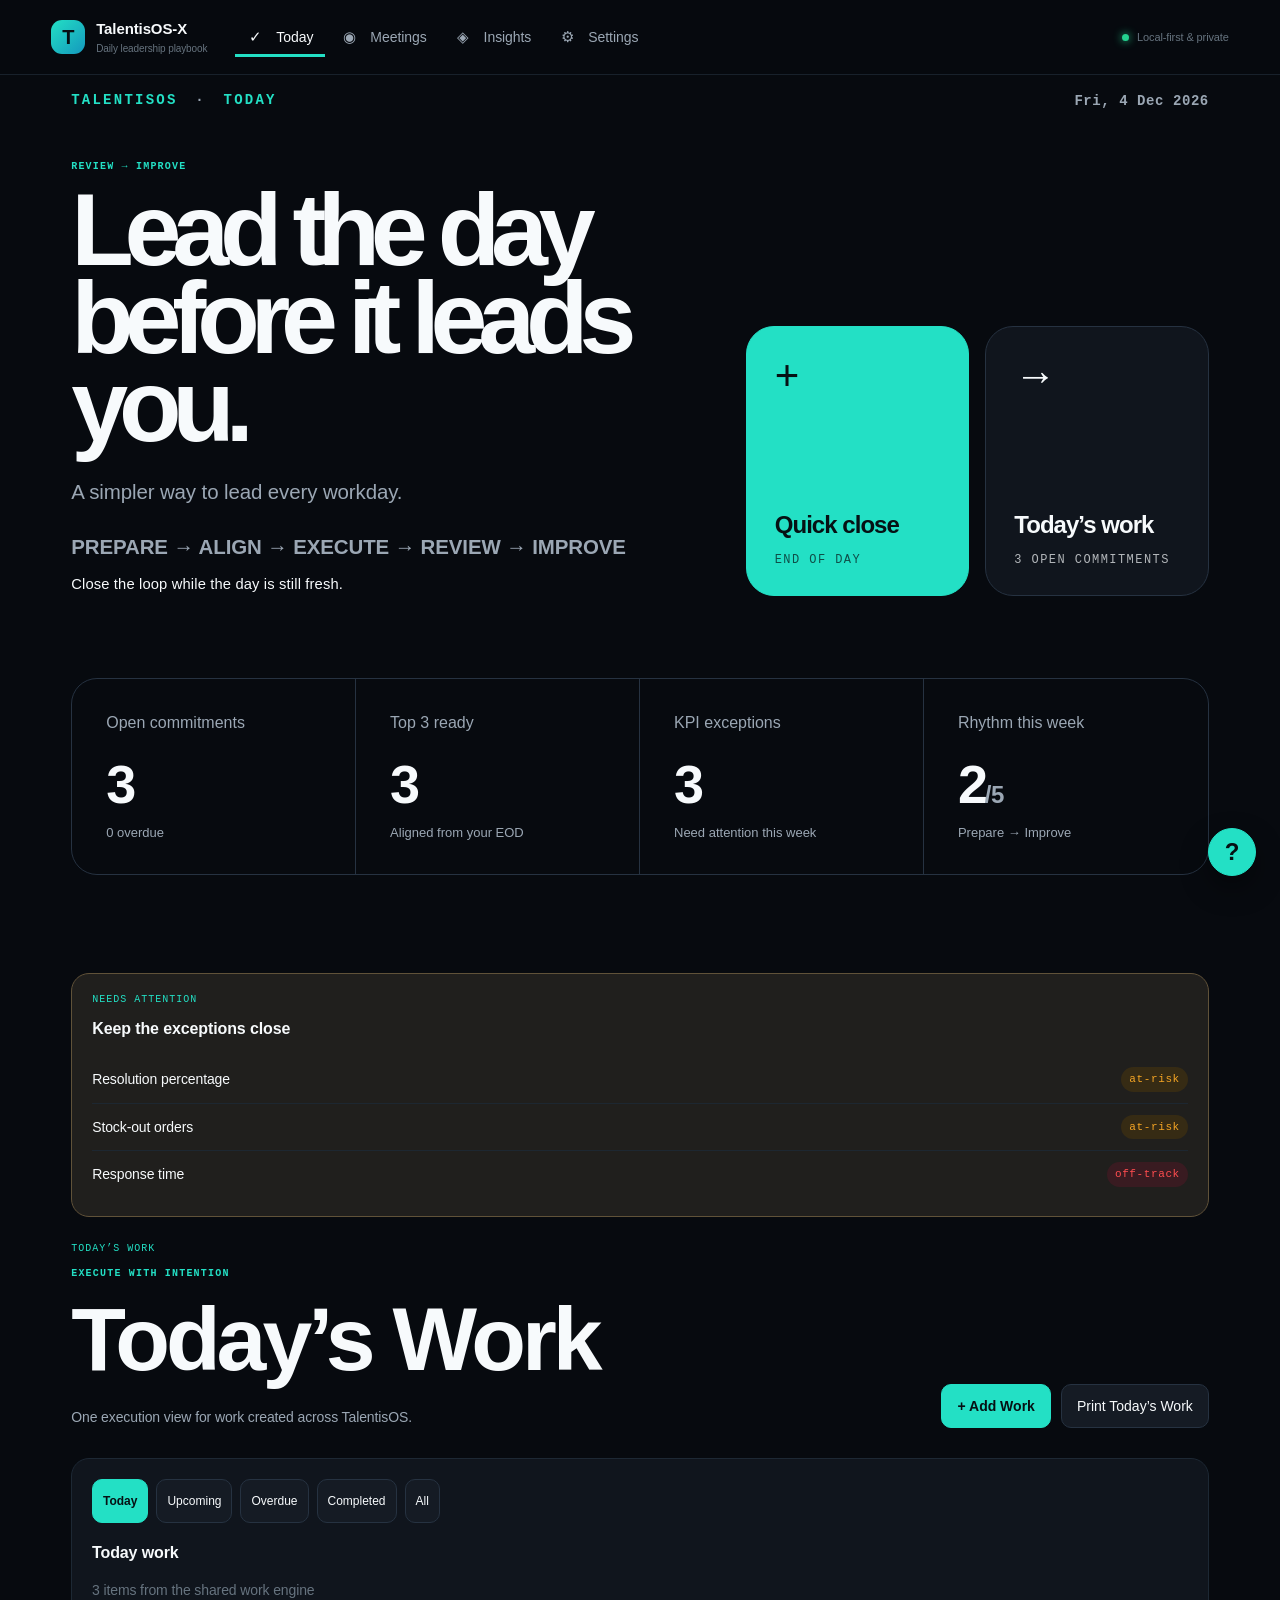
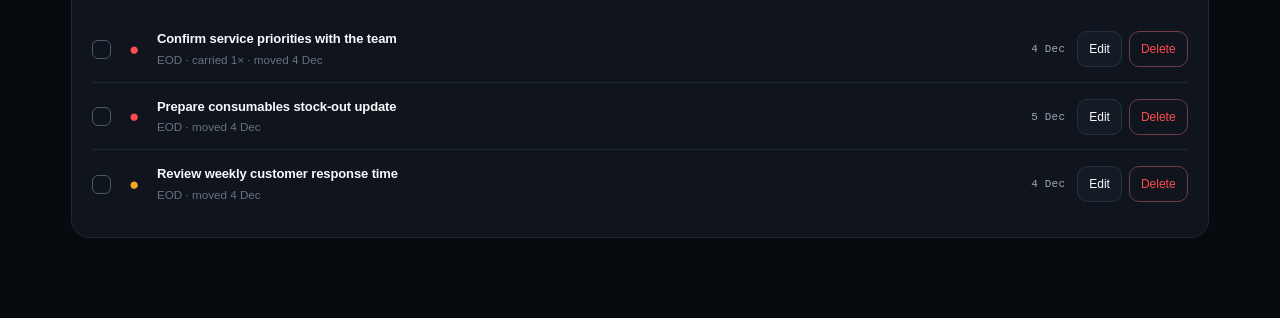
<file: index.html>
<!doctype html>
<html lang="en">
<head>
  <meta charset="UTF-8">
  <meta name="viewport" content="width=device-width, initial-scale=1.0">
  <meta name="theme-color" content="#070A0F">
  <title>TalentisOS-X</title>
  <link rel="manifest" href="./manifest.webmanifest">
  <link rel="icon" href="./icons/icon-192.svg">
  <link rel="stylesheet" href="./styles.css">
</head>
<body>
  <div class="app-shell">
    <aside class="sidebar" aria-label="Primary navigation">
      <div class="brand"><div class="brand-mark">T</div><div><strong>TalentisOS-X</strong><span>Daily leadership playbook</span></div></div>
      <nav id="nav" class="nav"></nav>
      <div class="sidebar-footer"><div class="privacy-dot"></div><span>Local-first &amp; private</span></div>
    </aside>
    <main class="main">
      <header class="topbar"><button id="mobile-menu" class="icon-button" aria-label="Open navigation">☰</button><div class="eyebrow" id="breadcrumb">COMMAND CENTRE</div><div class="topbar-actions"><span class="date-pill" id="today-date"></span><button class="avatar" aria-label="Profile">AL</button></div></header>
      <div id="view" class="view" aria-live="polite"></div>
    </main>
  </div>
  <button id="help-button" class="help-button" aria-label="Open user guide">?</button>
  <button id="scroll-top" hidden aria-label="Scroll to top"></button>
  <button id="scroll-bottom" hidden aria-label="Scroll to bottom"></button>
  <div id="toast" class="toast" role="status"></div>
  <script src="./app.js"></script>
</body>
</html>
</file>
<file: styles.css>
:root{--bg:#070a0f;--surface:#10151d;--elevated:#151b24;--border:#263241;--text:#f7fafc;--secondary:#9ba7b4;--muted:#66737f;--teal:#23e0c5;--blue:#2f80ff;--warning:#f5a524;--danger:#ff4d4f;--success:#24d18f;--radius:18px;--section-scroll-offset:104px}
*{box-sizing:border-box}
body{margin:0;background:var(--bg);color:var(--text);font:14px/1.5 Inter,ui-sans-serif,system-ui,-apple-system,BlinkMacSystemFont,"Segoe UI",sans-serif}
button,input,textarea,select{font:inherit}
button{cursor:pointer}
button:focus-visible,a:focus-visible,input:focus-visible,textarea:focus-visible,select:focus-visible{outline:2px solid var(--teal);outline-offset:3px}
#today-work-section{scroll-margin-top:var(--section-scroll-offset)}
.app-shell{display:flex;min-height:100vh}
.sidebar{width:256px;border-right:1px solid #18212b;padding:26px 16px 20px;display:flex;flex-direction:column;flex-shrink:0}
.brand{display:flex;gap:11px;align-items:center;padding:0 10px 32px}
.brand{border:0;background:transparent;color:inherit;text-align:left;cursor:pointer}
.brand-mark{width:34px;height:34px;border-radius:11px;background:linear-gradient(135deg,var(--teal),#1498bd);color:#071014;display:grid;place-items:center;font-weight:900;font-size:20px}
.brand strong{display:block;font-size:15px}
.brand span{display:block;color:var(--muted);font-size:10px;margin-top:1px}
.nav{display:grid;gap:4px}
.nav button{background:transparent;border:0;color:var(--secondary);text-align:left;padding:11px 12px;border-radius:11px;display:flex;align-items:center;gap:12px}
.nav button:hover{background:transparent;color:var(--text)}
.nav button.active{background:transparent;color:var(--text);border-radius:0;box-shadow:inset 0 -3px var(--teal)}
.nav-icon{width:17px;text-align:center;font-size:15px}
.sidebar-footer{margin-top:auto;color:var(--muted);font-size:11px;display:flex;gap:8px;align-items:center;padding:12px}
.privacy-dot{width:7px;height:7px;border-radius:50%;background:var(--success);box-shadow:0 0 9px var(--success)}
.main{flex:1;min-width:0}
.topbar{height:75px;border-bottom:1px solid #18212b;display:flex;align-items:center;padding:0 clamp(20px,4vw,52px);gap:18px}
.eyebrow{font-size:11px;letter-spacing:.13em;color:var(--muted);font-weight:700}
.topbar-actions{margin-left:auto;display:flex;align-items:center;gap:14px}
.date-pill{color:var(--secondary);font-size:12px}
.avatar{border:1px solid var(--border);background:var(--elevated);color:var(--teal);width:34px;height:34px;border-radius:50%;font-size:11px;font-weight:800}
.icon-button{display:none;background:transparent;border:0;color:var(--text);font-size:20px}
.view{max-width:1240px;margin:0 auto;padding:clamp(26px,5vw,58px) clamp(20px,4vw,52px) 80px}
.hero{display:flex;justify-content:space-between;gap:20px;align-items:flex-end;margin-bottom:30px}
.kicker{color:var(--teal);font-size:11px;letter-spacing:.12em;font-weight:800;margin-bottom:8px}
.hero h1{font-size:clamp(44px,7vw,92px);line-height:.95;margin:0 0 18px;letter-spacing:-.07em}
.hero p{margin:0;color:var(--secondary);max-width:570px}
.button{border:1px solid var(--border);background:var(--elevated);color:var(--text);border-radius:10px;padding:10px 15px;min-height:44px}
.button.primary{background:var(--blue);border-color:var(--blue);font-weight:700}
.button.teal{background:var(--teal);border-color:var(--teal);color:#061114;font-weight:800}
.button.small{padding:7px 10px;font-size:12px;min-height:44px}
.bento{display:grid;grid-template-columns:repeat(12,1fr);gap:14px}
.card{background:var(--surface);border:1px solid #1d2834;border-radius:var(--radius);padding:20px}
.contextual-link{color:var(--text);font:inherit;text-align:left;cursor:pointer;transition:transform .22s ease,border-color .22s ease,background-color .22s ease}.contextual-link:hover{transform:translateY(-2px);border-color:var(--teal);background:var(--elevated)}.contextual-link p{margin-bottom:0}
.insights-exceptions{margin-bottom:18px;padding:20px;background:var(--surface);border:1px solid var(--border);border-radius:var(--radius)}.insights-exceptions.has-exceptions{border-color:color-mix(in srgb,var(--warning) 48%,var(--border))}.insights-exceptions .card-head{margin-bottom:8px}.insights-exceptions .status-row{width:100%;border:0;border-top:1px solid var(--border);border-radius:0;padding:14px 0;background:transparent}.insights-exceptions .status-row:hover{transform:none;background:color-mix(in srgb,var(--surface) 75%,var(--warning) 8%)}
.span-3{grid-column:span 3}
.span-4{grid-column:span 4}
.span-5{grid-column:span 5}
.span-6{grid-column:span 6}
.span-7{grid-column:span 7}
.span-8{grid-column:span 8}
.span-12{grid-column:span 12}
.card-label{color:var(--secondary);font-size:12px}
.big-number{font-size:35px;font-weight:750;letter-spacing:-.05em;margin-top:8px}
.muted{color:var(--muted)}
.section-title{font-size:16px;margin:0 0 15px}
.card-head{display:flex;justify-content:space-between;align-items:center;gap:10px;margin-bottom:16px}
.task-list{display:grid;gap:2px}
.task-row{display:flex;align-items:center;gap:12px;padding:12px 0;border-bottom:1px solid #1d2731}
.task-row:last-child{border:0}
.check{width:19px;height:19px;border:1px solid #4b5a68;border-radius:6px;background:transparent;color:#071014;display:grid;place-items:center;flex-shrink:0}
.check.done{background:var(--teal);border-color:var(--teal)}
.task-copy{flex:1;min-width:0}
.task-copy strong{display:block;font-size:13px;font-weight:600;white-space:normal;overflow-wrap:anywhere;word-break:break-word}
.task-copy small{color:var(--muted)}
.task-due{font-size:11px;color:var(--secondary)}
.task-due.overdue{color:var(--danger)}
.task-actions{display:flex;align-items:center;gap:7px;margin-left:auto;flex:none}.task-actions .button{min-height:36px;height:36px;padding:7px 11px;font-size:12px}.task-actions .delete-link{border:1px solid color-mix(in srgb,var(--danger) 35%,var(--border));background:var(--surface);color:var(--danger)!important}.task-actions .delete-link:hover{background:color-mix(in srgb,var(--danger) 12%,transparent)!important}
@media(max-width:560px){.task-row{align-items:flex-start;flex-wrap:wrap}.task-copy{min-width:calc(100% - 42px)}.task-due{margin-left:42px}.task-actions{width:calc(100% - 42px);margin-left:42px}}
.status-row{display:flex;align-items:center;justify-content:space-between;padding:11px 0;border-bottom:1px solid #1d2731}
.status-row:last-child{border:0}
.status{font-size:11px;padding:4px 8px;border-radius:20px}
.on-track{color:var(--success);background:#123328}
.at-risk{color:var(--warning);background:#362b14}
.off-track{color:var(--danger);background:#391b21}
.not-reported{color:var(--muted);background:#202832}
.progress{height:7px;background:#202b35;border-radius:20px;overflow:hidden}
.progress i{display:block;height:100%;background:var(--teal);border-radius:inherit}
.action-grid{display:grid;grid-template-columns:repeat(2,1fr);gap:9px}
.action-grid .button{text-align:left}
.empty{text-align:center;color:var(--muted);padding:25px 10px}
.form{display:grid;gap:12px}
.input,.textarea,.select{width:100%;color:var(--text);background:var(--elevated);border:1px solid var(--border);border-radius:10px;padding:11px 12px;outline:none}
.textarea{min-height:100px;resize:vertical}
.input:focus,.textarea:focus,.select:focus{border-color:var(--teal)}
.toolbar{display:flex;align-items:center;gap:10px;margin-bottom:18px;flex-wrap:wrap}
.toolbar .input{max-width:320px}
.pill{border:1px solid var(--border);background:var(--surface);color:var(--secondary);padding:7px 11px;border-radius:20px;font-size:12px}
.pill.active{color:var(--teal);border-color:#247b73}
.toast{position:fixed;bottom:24px;left:50%;transform:translate(-50%,20px);opacity:0;background:#eafefa;color:#061114;padding:10px 16px;border-radius:10px;font-weight:650;transition:.25s;pointer-events:none}
.toast.show{opacity:1;transform:translate(-50%,0)}
.modal-backdrop{position:fixed;inset:0;background:#000b;backdrop-filter:blur(14px);display:grid;place-items:center;padding:20px;z-index:25;animation:detail-in .2s ease both}
.modal{width:min(620px,100%);max-height:calc(100vh - 40px);overflow:auto;background:var(--surface);border:1px solid var(--border);border-radius:26px;padding:30px;box-shadow:0 30px 90px #000b}
.modal h2{margin:0 0 24px;font-size:clamp(28px,4vw,42px);line-height:.98;letter-spacing:-.06em;font-weight:600}
.modal .form{gap:16px}
.modal label{color:var(--secondary);font-size:13px}
.modal .input,.modal .textarea,.modal .select{margin-top:7px;border-radius:12px;background:var(--elevated);padding:13px 14px}
.modal-actions{display:flex;justify-content:flex-end;gap:10px;margin-top:26px;padding-top:20px;border-top:1px solid var(--border)}
.modal-actions .button{min-height:44px}
.danger-button{background:var(--danger)!important;border-color:var(--danger)!important;color:#fff!important;font-weight:800}
@media(max-width:1024px){.sidebar{position:fixed;z-index:40;inset:0 auto 0 0;transform:translate3d(-100%,0,0);transition:transform .32s cubic-bezier(.22,1,.36,1);background:var(--bg);box-shadow:10px 0 30px #0008;will-change:transform}
.sidebar.open{transform:translate3d(0,0,0)}
.menu-open{overflow:hidden}
.menu-open::after{content:"";position:fixed;z-index:35;inset:0;background:#0008;backdrop-filter:blur(3px)}
.topbar{position:relative;z-index:45}
.icon-button{display:flex!important;align-items:center;justify-content:center;flex:0 0 44px;width:44px;height:44px;padding:0;position:relative;z-index:46}
.topbar{padding:0 20px}
.view{padding:30px 20px 60px}
.hero{display:block}
.hero .button{margin-top:18px}
.bento{grid-template-columns:1fr}
.bento [class*=span-]{grid-column:span 1}
.date-pill{display:none}
}
.rock-principles{display:grid;grid-template-columns:repeat(3,1fr);gap:12px}.rock-principles>div{border:1px solid var(--border);border-radius:14px;padding:16px;background:var(--elevated)}.rock-principles strong,.rock-principles span{display:block}.rock-principles span{color:var(--secondary);font-size:12px;margin-top:7px}@media(max-width:700px){.rock-principles{grid-template-columns:1fr}}
.help-button{position:fixed;right:24px;bottom:24px;z-index:20;width:48px;height:48px;border:1px solid var(--teal);border-radius:50%;background:var(--teal);color:#061114;font-size:24px;font-weight:800;box-shadow:0 12px 28px #0006;cursor:pointer;transition:transform .2s ease,box-shadow .2s ease}.help-button:hover{transform:translateY(-3px) scale(1.04);box-shadow:0 16px 32px #0008}.guide-backdrop{position:fixed;inset:0;z-index:30;display:grid;place-items:center;padding:24px;background:#000a;overflow:auto}.guide-dialog{width:min(720px,100%);max-height:min(820px,calc(100vh - 48px));overflow:auto;background:var(--surface);border:1px solid var(--border);border-radius:24px;box-shadow:0 30px 90px #000b}.guide-head{display:flex;justify-content:space-between;gap:20px;padding:28px 30px;border-bottom:1px solid var(--border)}.guide-head h2{margin:12px 0 8px;font-size:34px;letter-spacing:-.05em}.guide-head p{margin:0;color:var(--secondary);font-size:16px}.guide-close{width:44px;height:44px;border:1px solid var(--border);border-radius:50%;background:transparent;color:var(--text);font-size:25px;flex:none}.guide-sections{display:grid;gap:0;padding:6px 30px}.guide-sections article{padding:20px 0;border-bottom:1px solid var(--border)}.guide-sections h3{margin:0 0 7px;font-size:18px}.guide-sections p{margin:0;color:var(--secondary);line-height:1.55}.guide-foot{display:flex;justify-content:space-between;align-items:center;gap:15px;padding:20px 30px;color:var(--muted);font-size:12px}@media(max-width:600px){.help-button{right:16px;bottom:16px}.guide-backdrop{padding:0}.guide-dialog{min-height:100vh;border-radius:0}.guide-head,.guide-sections,.guide-foot{padding-left:22px;padding-right:22px}}
.danger-notice{display:flex;gap:12px;align-items:flex-start;margin:16px 0;padding:14px 16px;border:1px solid var(--danger);border-radius:12px;background:#391b21;color:var(--text)}.danger-notice strong{color:var(--danger);text-transform:uppercase;font-size:11px;letter-spacing:.08em}.danger-notice span{color:#ffd9da;font-size:13px}
.evidence-dashboard{margin-top:34px}.evidence-head{display:flex;justify-content:space-between;align-items:flex-end;gap:20px;margin-bottom:16px}.evidence-grid{display:grid;grid-template-columns:repeat(2,minmax(0,1fr));gap:14px}.evidence-card{background:var(--surface);border:1px solid var(--border);border-radius:20px;padding:22px}.evidence-card-head{display:flex;justify-content:space-between;gap:14px;align-items:flex-start}.evidence-card h3{margin:8px 0 0;font-size:24px;letter-spacing:-.045em}.evidence-metrics{display:grid;grid-template-columns:repeat(3,1fr);gap:1px;margin:22px 0;background:var(--border);border:1px solid var(--border);border-radius:12px;overflow:hidden}.evidence-metrics div{padding:12px;background:var(--elevated)}.evidence-metrics span,.evidence-metrics strong{display:block}.evidence-metrics span{color:var(--muted);font-size:10px;text-transform:uppercase;letter-spacing:.08em}.evidence-metrics strong{margin-top:5px;font-size:18px}.evidence-card dl{display:grid;gap:12px;margin:0}.evidence-card dl div{border-top:1px solid var(--border);padding-top:10px}.evidence-card dt{color:var(--teal);font:10px "SFMono-Regular",monospace;letter-spacing:.08em;text-transform:uppercase}.evidence-card dd{margin:5px 0 0;color:var(--secondary);line-height:1.4}.evidence-card .status{text-transform:capitalize}.scorecard-actions{display:flex;flex-wrap:wrap;gap:8px}@media(max-width:700px){.evidence-head{align-items:flex-start;flex-direction:column}.evidence-grid{grid-template-columns:1fr}}
@media print{body{background:#fff!important;color:#111!important}.sidebar,.topbar,.help-button,.scroll-button,.scorecard-actions,.guide-backdrop,.settings-backdrop,.toast{display:none!important}.main,.view{max-width:none!important;padding:0!important}.card,.evidence-card,.scorecard-matrix{break-inside:avoid;border-color:#bbb!important;background:#fff!important;color:#111!important}.muted,.evidence-card dd,.evidence-metrics span{color:#555!important}.evidence-dashboard{margin-top:24px}.scorecard-scroll{overflow:visible}.scorecard-matrix{min-width:0!important}.matrix-cell{print-color-adjust:exact;-webkit-print-color-adjust:exact}}
.management-kpi-intro{margin-bottom:28px}.management-kpi-steps{display:grid;grid-template-columns:repeat(4,minmax(0,1fr));gap:1px;background:var(--border);border:1px solid var(--border);border-radius:16px;overflow:hidden}.management-kpi-steps>div{display:grid;gap:7px;padding:18px;background:var(--elevated)}.management-kpi-steps b{color:var(--teal);font:11px "SFMono-Regular",monospace}.management-kpi-steps strong{font-size:18px}.management-kpi-steps span{color:var(--secondary);font-size:13px;line-height:1.4}@media(max-width:1024px){.management-kpi-steps{grid-template-columns:repeat(2,minmax(0,1fr))}}@media(max-width:500px){.management-kpi-steps{grid-template-columns:1fr}}
.weekly-kpi-table{display:grid;gap:1px;margin-top:18px;background:var(--border);border:1px solid var(--border);border-radius:14px;overflow:hidden}.weekly-kpi-table-head,.weekly-kpi-row{display:grid;grid-template-columns:minmax(150px,1.5fr) minmax(150px,1fr) minmax(100px,.7fr) minmax(100px,.7fr);gap:10px;align-items:center;padding:10px 12px}.weekly-kpi-table-head{color:var(--muted);background:var(--elevated);font:10px "SFMono-Regular",monospace;letter-spacing:.08em;text-transform:uppercase}.weekly-kpi-row{background:var(--surface)}.weekly-kpi-row strong{font-size:14px}.weekly-kpi-row .input,.weekly-kpi-row .select{min-width:0;padding:9px 10px}@media(max-width:650px){.weekly-kpi-table{overflow-x:auto}.weekly-kpi-table-head,.weekly-kpi-row{min-width:600px}}
.kpi-editor-actions,.evidence-card-actions{display:flex;gap:8px;align-items:center;flex-wrap:wrap}.evidence-card-actions{margin-top:18px}.delete-link{color:var(--danger)!important;border-color:color-mix(in srgb,var(--danger) 35%,var(--border))!important}.delete-link:hover{background:color-mix(in srgb,var(--danger) 12%,transparent)!important}
.modal{padding:28px}.modal .form{gap:14px}.modal .input,.modal .select{height:50px;min-height:50px;font-size:16px;line-height:1.2}.modal .textarea{min-height:110px;font-size:16px;line-height:1.45}.modal .select{appearance:none;cursor:pointer;padding-right:44px;background-image:linear-gradient(45deg,transparent 50%,var(--secondary) 50%),linear-gradient(135deg,var(--secondary) 50%,transparent 50%);background-position:calc(100% - 19px) 21px,calc(100% - 13px) 21px;background-size:6px 6px,6px 6px;background-repeat:no-repeat}.modal .select:hover{border-color:color-mix(in srgb,var(--teal) 55%,var(--border))}.modal .form-two{gap:14px}.modal .form-hint{max-width:58ch}.modal input[type=number]::-webkit-inner-spin-button,.modal input[type=number]::-webkit-outer-spin-button{opacity:.45}.weekly-kpi-table-head,.weekly-kpi-row{grid-template-columns:minmax(230px,1.35fr) minmax(180px,1fr) minmax(120px,.65fr) minmax(120px,.65fr);padding:12px 14px}.weekly-kpi-row{min-height:68px}.weekly-kpi-row>.input,.weekly-kpi-row>.select{height:46px;border-radius:12px;font-size:15px}.weekly-kpi-row>.input:first-child{min-width:0;overflow:hidden;text-overflow:ellipsis}.weekly-kpi-table-head{padding-top:11px;padding-bottom:11px}
.kpi-editor{min-height:88px}.kpi-editor-actions .button{height:44px;min-height:44px}.kpi-editor-actions .delete-link,.evidence-card-actions .delete-link{border:1px solid color-mix(in srgb,var(--danger) 35%,var(--border));background:var(--surface);font-size:14px;padding:9px 13px;color:var(--danger)!important}
.weekly-modal{width:min(920px,100%)}.weekly-modal .weekly-kpi-table-head,.weekly-modal .weekly-kpi-row{grid-template-columns:minmax(180px,1.25fr) minmax(150px,1fr) minmax(110px,.65fr) minmax(110px,.65fr)}.weekly-modal .weekly-kpi-row>.input,.weekly-modal .weekly-kpi-row>.select{min-width:0}
.weekly-kpi-row input[readonly],.weekly-kpi-row select:disabled{color:var(--secondary);opacity:.82;cursor:not-allowed;background:var(--surface)}.weekly-kpi-row input[name^="actual-"]{border-color:var(--teal);box-shadow:0 0 0 1px color-mix(in srgb,var(--teal) 18%,transparent)}
.matrix-cell.weekly-cell{font:inherit;cursor:pointer;border-width:1px}.matrix-cell.weekly-cell:hover{transform:translateY(-1px);filter:brightness(1.08)}
@media(max-width:700px){.modal{padding:22px;border-radius:22px}.weekly-kpi-table{overflow:visible;background:transparent;border:0;gap:10px}.weekly-kpi-table-head{display:none}.weekly-kpi-row{min-width:0;grid-template-columns:1fr 1fr;background:var(--surface);border:1px solid var(--border);border-radius:15px;padding:14px}.weekly-kpi-row>.input:first-child{grid-column:1/-1}.weekly-kpi-row:before{content:'KPI';grid-column:1/-1;color:var(--muted);font:10px "SFMono-Regular",monospace;letter-spacing:.08em;text-transform:uppercase;order:-1}.weekly-kpi-row>.select{grid-column:1/-1}}
.scroll-button{position:fixed;right:24px;z-index:19;width:42px;height:42px;border:1px solid var(--border);border-radius:50%;background:var(--elevated);color:var(--text);font-size:22px;line-height:1;cursor:pointer;box-shadow:0 10px 24px #0006}.scroll-button:hover{border-color:var(--teal);color:var(--teal);transform:translateY(-2px)}#scroll-bottom{bottom:84px}#scroll-top{bottom:134px}@media(max-width:600px){.scroll-button{right:16px}#scroll-bottom{bottom:76px}#scroll-top{bottom:126px}}
@media(min-width:1025px){.bento .tall{min-height:260px}
}

.button,.nav button,.pill,.check,.card{transition:transform .22s ease,box-shadow .22s ease,border-color .22s ease,background-color .22s ease}
.button:hover{transform:translateY(-2px) scale(1.015);box-shadow:0 9px 24px #23e0c51c}
.button:active{transform:scale(.98)}
.nav button:hover{transform:translateX(3px)}
.card{animation:float-in .5s cubic-bezier(.2,.8,.2,1) both}
.bento .card:nth-child(2){animation-delay:40ms}
.bento .card:nth-child(3){animation-delay:80ms}
.bento .card:nth-child(4){animation-delay:120ms}
.scorecard-card{animation-delay:100ms}
.view{animation:view-in .35s ease both}
.scorecard-summary{display:flex;align-items:center;gap:10px;flex-wrap:wrap;margin:-8px 0 16px}
.summary-chip{display:flex;align-items:center;gap:7px;border:1px solid var(--border);background:var(--surface);border-radius:999px;padding:8px 11px;color:var(--secondary);font-size:12px}
.summary-chip strong{color:var(--text);font-size:15px}
.summary-caption{margin-left:auto;color:var(--muted);font-size:12px}
.summary-dot,.legend-swatch,.kpi-status{display:inline-block;width:9px;height:9px;border-radius:50%}
.good{background:#28cb79}
.amber{background:#f2aa28}
.bad{background:#f05258}
.score-legend{display:flex;gap:12px;color:var(--muted);font-size:11px;flex-wrap:wrap}
.score-legend span{display:flex;align-items:center;gap:5px}
.scorecard-scroll{overflow-x:auto;overscroll-behavior-x:contain}
.scorecard-matrix{min-width:950px;border:1px solid #202c38;border-radius:12px;overflow:hidden;background:#0c1117}
.matrix-header,.matrix-row{display:grid;grid-template-columns:minmax(245px,1.6fr) repeat(12,minmax(54px,1fr));align-items:stretch}
.matrix-header{background:#171f29;color:var(--secondary);font-size:10px;font-weight:800;letter-spacing:.06em;text-transform:uppercase}
.matrix-header>div{padding:12px 8px;border-right:1px solid #263441;text-align:center}
.matrix-header .matrix-label{text-align:left;padding-left:16px}
.matrix-group{border-top:1px solid #334150}
.group-row{height:37px;display:flex;align-items:center;gap:7px;padding:0 16px;background:#131b24;color:var(--text);font-size:11px;font-weight:800;letter-spacing:.03em;text-transform:uppercase}
.group-chevron{color:var(--teal);font-size:14px}
.group-count{color:var(--muted);font-weight:500;text-transform:none;margin-left:auto}
.matrix-row{min-height:58px;border-top:1px solid #202c37}
.matrix-row:hover{background:#141d27}
.matrix-label{display:flex;align-items:center;gap:8px;padding:9px 12px 9px 16px;border-right:1px solid #263441;position:sticky;left:0;background:#0c1117;z-index:1}
.matrix-row:hover .matrix-label{background:#141d27}
.matrix-label strong{display:block;font-size:12px;white-space:nowrap}
.matrix-label small{display:block;color:var(--muted);font-size:10px;margin-top:2px}
.kpi-indent{color:var(--muted);font-size:15px}
.kpi-status{width:8px;height:8px;flex:none}
.kpi-status.on-track{background:var(--success)}
.kpi-status.at-risk{background:var(--warning)}
.kpi-status.off-track{background:var(--danger)}
.matrix-cell{display:grid;place-items:center;margin:4px 3px;border-radius:5px;color:#08110f;font-size:10px;font-weight:800;min-height:50px;transition:transform .18s ease,filter .18s ease}
.matrix-cell:hover{transform:scale(1.08);filter:brightness(1.12);z-index:2}
.matrix-cell.good{background:#31c978}
.matrix-cell.amber{background:#edae2e}
.matrix-cell.bad{background:#ee555b}
.scorecard-footer{display:flex;justify-content:space-between;align-items:center;gap:12px;padding-top:17px;color:var(--muted);font-size:11px}
@keyframes float-in{from{opacity:0;transform:translateY(14px) scale(.985)}
to{opacity:1;transform:none}
}
@keyframes view-in{from{opacity:0;transform:translateX(7px)}
to{opacity:1;transform:none}
}
@media(max-width:1024px){.summary-caption{width:100%;margin-left:0}
.scorecard-card{padding:14px}
.scorecard-footer{align-items:flex-start;flex-direction:column}
.matrix-label{position:sticky;left:0}
}

@media(prefers-reduced-motion:reduce){*,*::before,*::after{animation-duration:.01ms!important;animation-iteration-count:1!important;scroll-behavior:auto!important;transition-duration:.01ms!important}
}

@media(min-width:1025px){.app-shell{display:block}
.sidebar{position:sticky;top:0;z-index:4;width:100%;height:75px;padding:0 clamp(20px,4vw,52px);border-right:0;border-bottom:1px solid #18212b;flex-direction:row;align-items:center;gap:28px;background:#070a0fe8;backdrop-filter:blur(18px)}
.brand{padding:0;flex-shrink:0}
.nav{display:flex;align-items:center;gap:4px;min-width:0;overflow-x:auto;scrollbar-width:none}
.nav::-webkit-scrollbar{display:none}
.nav button{white-space:nowrap;padding:9px 12px}
.nav button.active{box-shadow:inset 0 -3px var(--teal)}
.sidebar-footer{margin:0 0 0 auto;padding:12px 0;white-space:nowrap;flex-shrink:0}
.topbar{height:58px}
}

@media(max-width:1024px){.sidebar{width:256px;height:100vh;padding:26px 16px 20px;align-items:stretch;border-right:1px solid #18212b;border-bottom:0;flex-direction:column}
.brand{padding:0 10px 32px}
.nav{display:grid;overflow:visible}
.nav button.active{box-shadow:inset 0 -3px var(--teal)}
.sidebar-footer{margin-top:auto;margin-left:0;padding:12px}
}

body{font-family:"Avenir Next","Helvetica Neue",Arial,sans-serif;font-weight:400;letter-spacing:-.008em;font-synthesis:none;text-rendering:optimizeLegibility}
.brand strong,.hero h1,.section-title,.big-number{font-weight:600}
.hero h1{line-height:1.12;letter-spacing:-.045em}
.kicker,.eyebrow,.card-label,.status,.pill,.date-pill,.summary-caption,.score-legend,.matrix-header,.group-count,.task-due{font-family:"SFMono-Regular","Roboto Mono","IBM Plex Mono",ui-monospace,monospace;letter-spacing:.055em}
.kicker,.eyebrow{font-size:10px;letter-spacing:.12em}
.card-label,.date-pill,.task-due{letter-spacing:.02em}
.nav button{font-weight:500;letter-spacing:-.005em}
.matrix-header{letter-spacing:.07em}
.matrix-label small,.task-copy small{letter-spacing:0}
.summary-chip{letter-spacing:.01em}

.dashboard-hero{display:grid;grid-template-columns:minmax(0,1fr) 420px;gap:32px;align-items:end;margin:12px 0 68px}
.dashboard-intro h1{font-size:clamp(48px,7.6vw,96px);line-height:.94;letter-spacing:-.075em;margin:16px 0 25px;font-weight:600}
.dashboard-intro p{color:var(--secondary);font-size:clamp(16px,1.8vw,22px);line-height:1.35;max-width:600px;margin:0}
.dashboard-actions{display:grid;grid-template-columns:1fr 1fr;gap:10px}
.action-tile{min-height:210px;border:1px solid var(--border);background:var(--elevated);color:var(--text);border-radius:18px;padding:26px 20px;display:flex;flex-direction:column;justify-content:center;align-items:flex-start;text-align:left;transition:transform .25s ease,box-shadow .25s ease,border-color .25s ease}
.action-tile:hover{transform:translateY(-5px);box-shadow:0 18px 40px #0004;border-color:var(--teal)}
.action-tile.action-primary{background:var(--teal);color:#061114;border-color:var(--teal)}
.action-tile span{font-size:28px;margin-bottom:28px}
.action-tile strong{font-size:18px;line-height:1.05}
.action-tile small{margin-top:8px;opacity:.68;font-family:"SFMono-Regular","Roboto Mono",ui-monospace,monospace;font-size:10px;letter-spacing:.05em;text-transform:uppercase}
.metric-strip,.feature-strip{display:grid;border:1px solid var(--border);border-radius:24px;overflow:hidden;margin-bottom:30px}
.metric-strip{grid-template-columns:repeat(4,1fr)}
.metric-item{padding:28px 32px;min-height:128px;border-right:1px solid var(--border);display:flex;flex-direction:column;justify-content:center}
.metric-item:last-child{border-right:0}
.metric-item span,.feature-item span{color:var(--secondary);font-size:14px}
.metric-item strong{font-size:38px;line-height:1;margin:11px 0 8px;letter-spacing:-.06em}
.metric-item strong span{font-size:18px;color:var(--muted);margin-left:4px}
.metric-item small,.feature-item small{color:var(--muted);font-size:12px}
.feature-strip{grid-template-columns:1.7fr 1fr 1fr 1fr;min-height:295px}
.feature-lead{padding:42px 46px;background:var(--elevated);border-right:1px solid var(--border);display:flex;flex-direction:column;align-items:flex-start}
.feature-number{font-size:clamp(26px,3vw,43px);font-weight:600;letter-spacing:-.06em;line-height:1.02;margin:24px 0 16px;max-width:480px}
.feature-lead p{color:var(--secondary);max-width:390px;margin:0 0 24px;line-height:1.45}
.feature-item{padding:42px 28px;display:flex;flex-direction:column;justify-content:center;border-right:1px solid var(--border)}
.feature-item:last-child{border-right:0}
.feature-item strong{font-size:22px;line-height:1.05;letter-spacing:-.035em;margin:16px 0 10px}
.text-link{border:0;background:none;color:var(--teal);padding:0;margin-top:20px;text-align:left;font-size:12px}
.dashboard-lower{display:grid;grid-template-columns:1.5fr 1fr;gap:64px;padding-top:12px}
.section-kicker{font-family:"SFMono-Regular","Roboto Mono",ui-monospace,monospace;color:var(--teal);font-size:10px;letter-spacing:.1em;margin-bottom:10px}
.dashboard-section-title{font-size:28px;letter-spacing:-.045em;margin:0 0 16px}
.dashboard-note{border-left:1px solid var(--border);padding:4px 0 4px 34px;align-self:start}
.dashboard-note p{color:var(--secondary);max-width:330px;margin:0 0 22px;line-height:1.5}
@media(max-width:900px){.dashboard-hero{grid-template-columns:1fr;margin-bottom:42px}
.dashboard-actions{max-width:480px}
.metric-strip{grid-template-columns:repeat(2,1fr)}
.metric-item:nth-child(2){border-right:0}
.metric-item:nth-child(-n+2){border-bottom:1px solid var(--border)}
.feature-strip{grid-template-columns:1fr 1fr}
.feature-lead{grid-column:span 2;border-right:0;border-bottom:1px solid var(--border)}
.feature-item:nth-child(3){border-right:0}
.feature-item:nth-child(-n+3){border-bottom:1px solid var(--border)}
.dashboard-lower{grid-template-columns:1fr;gap:34px}
.dashboard-note{border-left:0;border-top:1px solid var(--border);padding:28px 0 0}
}
@media(max-width:560px){.dashboard-intro h1{font-size:54px}
.dashboard-actions{grid-template-columns:1fr 1fr}
.action-tile{min-height:155px;padding:18px 14px}
.action-tile span{margin-bottom:18px}
.metric-item{padding:22px 18px}
.metric-item strong{font-size:31px}
.feature-strip{grid-template-columns:1fr}
.feature-lead{grid-column:span 1;padding:30px 24px}
.feature-item{border-right:0!important;border-bottom:1px solid var(--border);min-height:155px}
.feature-item:last-child{border-bottom:0}
.dashboard-section-title{font-size:24px}
}

.metric-item{appearance:none;-webkit-appearance:none;background:transparent;color:var(--text);font:inherit;text-align:left;width:100%;cursor:pointer;position:relative}
.metric-item:hover{background:var(--elevated)}
.metric-item.active{background:var(--elevated);box-shadow:inset 0 -3px var(--teal)}
.metric-item:focus-visible{outline:2px solid var(--teal);outline-offset:-3px}
.metric-detail{border:1px solid var(--border);border-radius:24px;margin:-16px 0 30px;padding:28px 32px;background:var(--elevated);animation:detail-in .28s cubic-bezier(.2,.8,.2,1) both}
.detail-heading{display:flex;align-items:center;justify-content:space-between;gap:18px;margin-bottom:17px}
.detail-heading h3{margin:4px 0 0;font-size:24px;letter-spacing:-.045em}
.detail-grid{display:grid;grid-template-columns:minmax(0,1.5fr) minmax(190px,.7fr);gap:32px;align-items:start}
.detail-aside{border-left:1px solid var(--border);padding:4px 0 4px 24px;display:grid;gap:9px}
.detail-aside strong{font-size:20px;letter-spacing:-.03em}
.detail-aside span{color:var(--secondary);line-height:1.45}
.detail-list-row{display:flex;align-items:center;gap:13px;padding:13px 0;border-bottom:1px solid var(--border)}
.detail-list-row:last-child{border-bottom:0}
.detail-list-row>b{color:var(--teal);font-family:"SFMono-Regular","Roboto Mono",ui-monospace,monospace;font-size:12px}
.detail-list-row>span:not(.kpi-status){flex:1;min-width:0}
.detail-list-row strong{display:block;font-size:13px}
.detail-list-row small{display:block;color:var(--muted);margin-top:3px}
.detail-list-row em{font-style:normal}
.rhythm-steps{display:grid;grid-template-columns:repeat(5,1fr);gap:8px}
.rhythm-step{border:1px solid var(--border);border-radius:12px;padding:17px 14px;display:grid;gap:5px;color:var(--muted)}
.rhythm-step b{font-family:"SFMono-Regular","Roboto Mono",ui-monospace,monospace;font-size:10px;color:var(--muted)}
.rhythm-step span{font-weight:600;color:var(--text)}
.rhythm-step small{font-size:11px}
.rhythm-step.complete{border-color:var(--teal)}
.rhythm-step.complete b,.rhythm-step.complete small{color:var(--teal)}
.rhythm-step.active{background:var(--surface);box-shadow:0 0 0 1px var(--teal)}
.rhythm-step.active b,.rhythm-step.active small{color:var(--teal)}
@keyframes detail-in{from{opacity:0;transform:translateY(-8px)}
to{opacity:1;transform:none}
}
@media(max-width:700px){.metric-detail{padding:22px 18px}
.detail-heading,.detail-grid{display:block}
.detail-heading .button{margin-top:14px}
.detail-aside{border-left:0;border-top:1px solid var(--border);margin-top:17px;padding:17px 0 0}
.rhythm-steps{grid-template-columns:repeat(2,1fr)}
.rhythm-step:last-child{grid-column:span 2}
}

.metric-item{border:0;border-right:1px solid var(--border);border-radius:0}
.metric-item:last-child{border-right:0}

.kpi-controls{margin-top:30px;border:1px solid var(--border);border-radius:24px;padding:30px 32px;background:var(--surface)}
.kpi-controls>div:first-child{max-width:650px}
.kpi-controls>.button{margin:20px 0}
.kpi-editor-list{display:grid;grid-template-columns:repeat(2,minmax(0,1fr));gap:8px}
.kpi-editor{display:flex;align-items:center;justify-content:space-between;gap:14px;border:1px solid var(--border);border-radius:14px;padding:15px 16px;background:var(--elevated)}
.kpi-editor>div{display:grid;grid-template-columns:auto 1fr;column-gap:8px;align-items:center;min-width:0}
.kpi-editor strong{font-size:13px;white-space:nowrap;overflow:hidden;text-overflow:ellipsis}
.kpi-editor small{grid-column:2;color:var(--muted);font-size:11px;margin-top:3px}
.kpi-editor .kpi-status{grid-row:span 2}
.form-two{display:grid;grid-template-columns:1fr 1fr;gap:12px}
.form-two label{display:grid;gap:6px;color:var(--secondary);font-size:12px}
.form-hint{font-size:11px;margin:2px 0 0;line-height:1.45}
.settings-actions{display:flex;align-items:center;gap:10px;flex-wrap:wrap;margin-top:14px}.sync-section label{display:grid;gap:7px;color:var(--secondary);font-size:13px}.sync-section .input{margin-top:0}
@media(max-width:700px){.kpi-controls{padding:22px 18px}
.kpi-editor-list{grid-template-columns:1fr}
.kpi-editor{align-items:flex-start;flex-direction:column}
.form-two{grid-template-columns:1fr}
}

.weekly-review-intro p{color:var(--secondary);margin:0 0 16px;line-height:1.45}
.weekly-kpi-fields{display:grid;gap:8px;max-height:360px;overflow:auto;padding-right:4px}
.weekly-kpi-field{display:grid;grid-template-columns:1fr 150px;align-items:center;gap:12px;border:1px solid var(--border);border-radius:12px;padding:11px 12px;background:var(--elevated)}
.weekly-kpi-field span{min-width:0}
.weekly-kpi-field strong{display:block;font-size:13px;white-space:nowrap;overflow:hidden;text-overflow:ellipsis}
.weekly-kpi-field small{display:block;color:var(--muted);font-size:11px;margin-top:2px}
.weekly-kpi-field .input{padding:8px 9px}
@media(max-width:560px){.weekly-kpi-field{grid-template-columns:1fr}
.weekly-kpi-fields{max-height:300px}
}

.scorecard-actions{display:flex;gap:8px;align-items:center;flex-wrap:wrap;justify-content:flex-end}
@media(max-width:700px){.scorecard-actions{justify-content:flex-start;margin-top:16px}
}

.settings-shell,.onboarding-shell{max-width:1180px;margin:0 auto}
.settings-hero,.onboarding-hero{display:flex;justify-content:space-between;align-items:flex-start;gap:24px;padding:40px 34px 38px;border:1px solid var(--border);border-radius:24px;background:var(--elevated)}
.settings-hero h1,.onboarding-hero h1{font-size:clamp(44px,6vw,78px);line-height:.95;letter-spacing:-.07em;margin:20px 0 0}
.settings-close{width:82px;height:82px;border:3px solid #9bbfc0;border-radius:24px;background:transparent;color:var(--secondary);font-size:36px}
.settings-intro{font-size:clamp(20px,2.4vw,32px);line-height:1.3;color:var(--secondary);padding:48px 34px 36px;max-width:850px}
.settings-section{border-top:1px solid var(--border);padding:34px}
.settings-section h2{font-size:30px;letter-spacing:-.045em;margin:0 0 18px}
.settings-section h3{font-size:28px;letter-spacing:-.045em;margin:0 0 12px}
.settings-copy{color:var(--secondary);font-size:18px;line-height:1.4;max-width:850px}
.appearance-switch{display:grid;grid-template-columns:repeat(3,1fr);background:var(--elevated);border-radius:14px;overflow:hidden;max-width:600px;margin:26px 0}
.appearance-choice{border:0;background:transparent;color:var(--secondary);padding:18px;font-size:18px}
.appearance-choice.active{background:var(--surface);color:var(--text);font-weight:700}
.settings-actions{display:flex;gap:10px}
.settings-divider{height:1px;background:var(--border);margin:32px 0}
.settings-wide{width:100%;font-size:18px;margin:10px 0 18px}
.csv-row{display:flex;align-items:end;gap:24px;margin:24px 0}
.csv-row label{display:grid;gap:8px;color:var(--secondary);font-size:13px}
.csv-row .select{min-width:250px}
.csv-row{display:grid;grid-template-columns:minmax(250px,1fr) auto auto;align-items:end;gap:18px;margin:24px 0 8px}
.csv-row label{min-width:0}
.csv-row .select{width:100%;min-width:250px;height:48px;padding:0 42px 0 16px;border:1px solid var(--border);border-radius:12px;background-color:var(--elevated);color:var(--text);appearance:none;cursor:pointer;background-image:linear-gradient(45deg,transparent 50%,var(--secondary) 50%),linear-gradient(135deg,var(--secondary) 50%,transparent 50%);background-position:calc(100% - 19px) 20px,calc(100% - 13px) 20px;background-size:6px 6px,6px 6px;background-repeat:no-repeat;transition:border-color .2s ease,box-shadow .2s ease}
.csv-row .select:hover,.csv-row .select:focus{border-color:var(--teal);box-shadow:0 0 0 3px color-mix(in srgb,var(--teal) 14%,transparent);outline:0}
.csv-row .button{height:48px;white-space:nowrap;padding-inline:20px}
.csv-row [data-csv-export]{background:var(--teal);border-color:var(--teal);color:#061114;font-weight:800}
.csv-row [data-csv-export]:hover{box-shadow:0 10px 26px color-mix(in srgb,var(--teal) 24%,transparent)}
.csv-row [data-toast]{align-self:center;margin:24px 0 0;padding:8px 0;color:var(--teal);font-size:14px;white-space:nowrap}
.snapshot-row{display:flex;align-items:center;gap:20px;border-top:1px solid var(--border);padding:24px 0}
.snapshot-row>div{flex:1}
.snapshot-row strong,.snapshot-row small{display:block}
.snapshot-row small{color:var(--muted);margin-top:7px}
.delete-link{border:0;background:transparent;color:var(--danger);font-size:24px}
.danger-button{width:100%;background:var(--danger);border-color:var(--danger);color:#061114;font-size:18px}
.danger-section{padding-bottom:44px}
.settings-footer{display:flex;justify-content:space-between;color:var(--muted);font-size:11px;padding:26px 34px}
.onboarding-progress{width:230px;display:grid;grid-template-columns:auto auto;gap:6px 10px;align-items:center}
.onboarding-progress strong{font-size:30px}
.onboarding-progress span{color:var(--muted);font-family:"SFMono-Regular","Roboto Mono",ui-monospace,monospace;font-size:11px}
.onboarding-progress .progress{grid-column:span 2}
.onboarding-next{display:flex;justify-content:space-between;align-items:center;gap:24px;padding:30px 34px;margin:24px 0;border:1px solid var(--border);border-radius:20px;background:var(--surface)}
.onboarding-next h2{font-size:27px;letter-spacing:-.04em;margin:4px 0 6px}
.onboarding-next p{color:var(--secondary);margin:0}
.roadmap{display:grid;gap:12px}
.roadmap-card{display:grid;grid-template-columns:100px 1fr;gap:28px;padding:30px 34px;border:1px solid var(--border);border-radius:20px;background:var(--surface)}
.roadmap-card>span{font-size:64px;line-height:.8;font-weight:600;letter-spacing:-.07em;color:var(--teal)}
.roadmap-card h2{font-size:29px;letter-spacing:-.05em;margin:4px 0 8px}
.roadmap-card p{color:var(--secondary);font-size:17px;max-width:730px;line-height:1.4}
.roadmap-list{display:flex;gap:22px;flex-wrap:wrap;color:var(--secondary);font-size:13px}
.roadmap-card.active{box-shadow:inset 4px 0 var(--teal)}
@media(max-width:700px){.settings-hero,.onboarding-hero{padding:28px 22px}
.settings-close{width:58px;height:58px;border-radius:18px}
.settings-section,.settings-intro{padding-left:22px;padding-right:22px}
.settings-intro{font-size:24px;padding-top:30px}
.csv-row,.onboarding-next{display:block}
.csv-row>*{margin-bottom:14px}
.csv-row .select{min-width:0;width:100%}
.csv-row [data-toast]{margin:0;padding:0}
.settings-footer{padding:22px;display:grid;gap:6px}
.onboarding-hero h1{font-size:52px}
.onboarding-progress{width:100%;margin-top:28px}
.roadmap-card{grid-template-columns:58px 1fr;padding:24px 22px;gap:16px}
.roadmap-card>span{font-size:45px}
.roadmap-card h2{font-size:25px}
.roadmap-card p{font-size:15px}
}

.settings-backdrop{position:fixed;inset:0;z-index:10;background:#000b;backdrop-filter:blur(14px);overflow:auto;padding:34px 20px;animation:detail-in .2s ease both}
.settings-dialog{width:min(760px,100%);max-height:calc(100vh - 48px);overflow:auto;margin:0 auto;background:var(--bg);border:1px solid var(--border);border-radius:26px;box-shadow:0 30px 80px #0008;animation:detail-in .28s ease both}
.settings-dialog .settings-shell{max-width:none}
.settings-dialog .settings-hero{border:0;border-bottom:1px solid var(--border);border-radius:26px 26px 0 0}
.settings-dialog .settings-footer{border-radius:0 0 26px 26px}
.settings-dialog .settings-close{cursor:pointer}
.settings-dialog .settings-close:hover{background:var(--elevated);transform:scale(1.04)}
[data-theme="light"]{--bg:#f4f7f7;--surface:#ffffff;--elevated:#e8eeee;--border:#c9d6d6;--text:#12201f;--secondary:#536564;--muted:#71807f}
[data-theme="light"] .sidebar{background:#f4f7f7ee}
[data-theme="light"] .settings-backdrop{background:#10201f66}
[data-theme="light"] .brand-mark{color:#fff}
[data-theme="light"] .matrix-label,[data-theme="light"] .scorecard-matrix{background:#fff}
[data-theme="light"] .matrix-row:hover .matrix-label{background:#f3f7f7}
[data-theme="light"] .matrix-header{background:#e8eeee}
@media(max-width:700px){.settings-backdrop{padding:0}
.settings-dialog{border-radius:0;min-height:100vh}
.settings-dialog .settings-hero{border-radius:0}
}

.restore-notice{display:flex;align-items:flex-start;gap:14px;margin:18px 0 6px;padding:16px;border:1px solid color-mix(in srgb,var(--teal) 35%,var(--border));border-radius:14px;background:color-mix(in srgb,var(--teal) 8%,var(--surface))}
.restore-icon{display:grid;place-items:center;flex:none;width:38px;height:38px;border-radius:12px;background:var(--teal);color:#061114;font-size:24px;font-weight:800}
.restore-notice strong{display:block;font-size:16px}
.restore-notice p{margin:5px 0 0;color:var(--secondary);line-height:1.45}
.restore-notice b{color:var(--text)}
.info-modal-copy{margin:0;color:var(--secondary);font-size:16px;line-height:1.5}
.info-modal .modal-actions{justify-content:flex-end;margin-top:24px}
.eod-history{margin-top:34px;padding-top:30px;border-top:1px solid var(--border)}
.eod-history-heading{display:flex;align-items:flex-end;justify-content:space-between;gap:18px;margin-bottom:18px}
.eod-history-heading .section-title{margin:0}
.eod-history-empty{padding:22px;border:1px dashed var(--border);border-radius:14px;color:var(--muted);background:var(--surface)}
.eod-timeline{position:relative;display:grid;gap:16px;padding-left:22px}
.eod-timeline::before{content:"";position:absolute;left:5px;top:8px;bottom:8px;width:1px;background:var(--border)}
.eod-timeline-item{position:relative}
.eod-timeline-marker{position:absolute;left:-22px;top:18px;width:11px;height:11px;border:3px solid var(--bg);border-radius:50%;background:var(--teal);box-shadow:0 0 0 1px var(--teal)}
.eod-timeline-card{padding:18px 20px;border:1px solid var(--border);border-radius:16px;background:var(--surface)}
.eod-timeline-meta{color:var(--teal);font:11px "SFMono-Regular","Roboto Mono",ui-monospace,monospace;letter-spacing:.04em}
.eod-timeline-card h3{margin:7px 0 12px;font-size:18px}
.eod-timeline-title{display:flex;align-items:center;justify-content:space-between;gap:14px}.eod-timeline-title h3{margin:7px 0 12px}
.eod-timeline-points{display:grid;gap:9px}
.eod-timeline-points div{display:grid;grid-template-columns:105px 1fr;gap:12px;padding-top:9px;border-top:1px solid color-mix(in srgb,var(--border) 70%,transparent)}
.eod-timeline-points strong{color:var(--secondary);font-size:12px}
.eod-timeline-points span{color:var(--text);white-space:pre-wrap;overflow-wrap:anywhere}
@media(max-width:600px){.eod-history-heading{align-items:flex-start;flex-direction:column}.eod-timeline-points div{grid-template-columns:1fr;gap:3px}}
.huddle-actions{display:flex;align-items:center;justify-content:flex-end;gap:10px;flex-wrap:wrap}
.today-work-tabs{display:flex;gap:8px;flex-wrap:wrap;margin-bottom:18px}
.context-routines,.performance-tabs{display:flex;gap:10px;flex-wrap:wrap;margin:0 0 24px}
.context-routine{display:flex;align-items:center;justify-content:space-between;gap:18px;padding:16px 18px;background:var(--surface);border:1px solid var(--border);border-radius:var(--radius);min-height:64px;flex:1 1 280px}
.context-routine div{display:grid;gap:3px}.context-routine span{color:var(--muted);font-size:12px}.needs-attention{padding:18px 20px;margin:0 0 24px;background:color-mix(in srgb,var(--warning) 7%,var(--surface));border:1px solid color-mix(in srgb,var(--warning) 28%,var(--border));border-radius:var(--radius)}
.today-home-work>.hero{margin-top:10px}.performance-shell{display:grid;gap:18px}.performance-overview{display:grid;gap:18px}
.today-inspired{max-width:1500px;margin:0 auto;padding:0 0 64px}.view:has(.today-inspired){padding-top:18px}.today-inspired-top{display:flex;justify-content:space-between;align-items:center;margin-bottom:30px}.today-inspired-brand{color:var(--teal);font:800 14px/1.1 ui-monospace,SFMono-Regular,Menlo,monospace;letter-spacing:.16em}.today-inspired-brand span{color:var(--secondary);padding:0 7px}.today-inspired-date{color:var(--secondary);font:600 14px ui-monospace,SFMono-Regular,Menlo,monospace;letter-spacing:.04em}.today-inspired-hero{display:grid;grid-template-columns:minmax(0,1.15fr) minmax(360px,.85fr);gap:48px;align-items:end;padding:20px 0 82px}.today-inspired-copy h1{font-size:clamp(64px,8vw,132px);line-height:.86;letter-spacing:-.09em;margin:12px 0 28px;font-weight:700}.today-inspired-copy p{max-width:610px;font-size:clamp(17px,1.6vw,25px);line-height:1.35;color:var(--secondary);margin:0}.today-inspired-actions{display:grid;grid-template-columns:1fr 1fr;gap:16px}.today-action-card{min-height:270px;border:1px solid var(--border);border-radius:28px;background:var(--surface);color:var(--text);padding:28px;display:flex;flex-direction:column;align-items:flex-start;justify-content:flex-end;text-align:left;transition:transform .2s ease,border-color .2s ease}.today-action-card:hover{transform:translateY(-3px);border-color:var(--teal)}.today-action-card.today-action-primary{background:var(--teal);border-color:var(--teal);color:#061114}.today-action-icon{font-size:42px;line-height:1;margin-bottom:auto}.today-action-card strong{font-size:24px;letter-spacing:-.04em}.today-action-card small{font:12px ui-monospace,SFMono-Regular,Menlo,monospace;letter-spacing:.12em;margin-top:10px;opacity:.7}.today-inspired-metrics{display:grid;grid-template-columns:repeat(4,1fr);border:1px solid var(--border);border-radius:26px;overflow:hidden;margin-bottom:34px}.today-inspired-metrics>div{padding:32px 34px;border-right:1px solid var(--border);min-height:150px}.today-inspired-metrics>div:last-child{border-right:0}.today-inspired-metrics span,.today-inspired-metrics small{display:block;color:var(--secondary)}.today-inspired-metrics span{font-size:16px}.today-inspired-metrics strong{display:block;font-size:54px;line-height:1;margin:22px 0 12px;letter-spacing:-.06em}.today-inspired-metrics em{font-style:normal;color:var(--secondary);font-size:24px;letter-spacing:-.02em}.today-inspired-metrics small{font-size:13px}.today-inspired .today-home-work>.section-kicker{margin-bottom:12px}
@media(max-width:900px){.today-inspired-hero{grid-template-columns:1fr;padding-bottom:48px}.today-inspired-actions{max-width:620px}.today-inspired-metrics{grid-template-columns:repeat(2,1fr)}.today-inspired-metrics>div:nth-child(2){border-right:0}.today-inspired-metrics>div:nth-child(-n+2){border-bottom:1px solid var(--border)}}
@media(max-width:560px){.today-inspired{padding-top:8px}.today-inspired-top{align-items:flex-start;gap:14px}.today-inspired-date{font-size:11px;text-align:right}.today-inspired-copy h1{font-size:clamp(54px,17vw,88px)}.today-inspired-actions{grid-template-columns:1fr}.today-action-card{min-height:190px}.today-inspired-metrics>div{padding:22px 18px;min-height:125px}.today-inspired-metrics span{font-size:13px}.today-inspired-metrics strong{font-size:40px;margin:16px 0 9px}}
.today-metric-tile{display:block;width:100%;min-height:150px;padding:32px 34px;border:0;border-right:1px solid var(--border);background:transparent;color:inherit;text-align:left;font:inherit;cursor:pointer;transition:background .2s ease,transform .2s ease,box-shadow .2s ease}.today-metric-tile:last-child{border-right:0}.today-metric-tile:hover{background:color-mix(in srgb,var(--surface) 70%,var(--teal) 8%);transform:translateY(-2px);box-shadow:inset 0 -2px 0 var(--teal)}.today-metric-tile:active,.today-metric-tile.is-pressed{transform:scale(.985);background:color-mix(in srgb,var(--teal) 10%,var(--surface));box-shadow:inset 0 0 0 1px var(--teal)}.today-metric-tile:focus-visible{outline:2px solid var(--teal);outline-offset:-4px}.today-metric-tile span,.today-metric-tile small{display:block;color:var(--secondary)}.today-metric-tile span{font-size:16px}.today-metric-tile strong{display:block;font-size:54px;line-height:1;margin:22px 0 12px;letter-spacing:-.06em}.today-metric-tile em{font-style:normal;color:var(--secondary);font-size:24px;letter-spacing:-.02em}.today-metric-tile small{font-size:13px}
@media(max-width:900px){.today-inspired-metrics>div:nth-child(2),.today-inspired-metrics>button:nth-child(2){border-right:0}.today-inspired-metrics>div:nth-child(-n+2),.today-inspired-metrics>button:nth-child(-n+2){border-bottom:1px solid var(--border)}}
@media(max-width:560px){.today-metric-tile{padding:22px 18px;min-height:125px}.today-metric-tile span{font-size:13px}.today-metric-tile strong{font-size:40px;margin:16px 0 9px}}
@media(prefers-reduced-motion:reduce){.today-metric-tile,.today-action-card{transition:none}.today-metric-tile:hover,.today-metric-tile:active,.today-metric-tile.is-pressed,.today-action-card:hover{transform:none}}
.today-context-prompt{display:inline-block;margin-top:14px;color:var(--text);font-size:.72em;font-weight:500;letter-spacing:.01em}
@media print{body.printing-today-work *{visibility:hidden!important}body.printing-today-work #today-work-section,body.printing-today-work #today-work-section *{visibility:visible!important}body.printing-today-work #today-work-section{position:absolute;inset:0;width:100%;padding:24px;background:#fff;color:#111}body.printing-today-work #today-work-section .print-today-work-button,body.printing-today-work #today-work-section .today-add-button,body.printing-today-work #today-work-section .today-work-tabs button{display:none!important}body.printing-today-work #today-work-section .card{background:#fff;border-color:#d5d9df;color:#111;box-shadow:none}body.printing-today-work #today-work-section .muted,body.printing-today-work #today-work-section small{color:#4b5563}body.printing-today-work #today-work-section .task-row{border-color:#d5d9df}body.printing-today-work #today-work-section .task-actions{display:none!important}}
@media(max-width:700px){.huddle-actions{justify-content:flex-start;margin-top:16px}}
.completed-timeline{margin-top:24px;padding:24px;border:1px solid var(--border);border-radius:20px;background:var(--surface)}
.completion-timeline{position:relative;display:grid;gap:18px;padding:4px 0 4px 26px}
.completion-timeline::before{content:"";position:absolute;left:6px;top:9px;bottom:9px;width:1px;background:var(--border)}
.completion-day{position:relative}
.completion-day-marker{position:absolute;left:-26px;top:5px;width:11px;height:11px;border:3px solid var(--surface);border-radius:50%;background:var(--teal);box-shadow:0 0 0 1px var(--teal)}
.completion-day-content{display:grid;gap:9px}
.completion-date{display:flex;align-items:center;justify-content:space-between;gap:12px;color:var(--teal);font:12px "SFMono-Regular","Roboto Mono",ui-monospace,monospace;letter-spacing:.04em}
.completion-items{display:grid;gap:8px}
.completion-item{display:flex;align-items:center;gap:10px;color:var(--text);padding:10px 0;border-top:1px solid color-mix(in srgb,var(--border) 70%,transparent)}
.completion-check{display:grid;place-items:center;width:20px;height:20px;border-radius:50%;background:color-mix(in srgb,var(--teal) 18%,transparent);color:var(--teal);font-size:13px}
.completion-reopen{margin-left:auto;white-space:nowrap}
.completion-details-button{white-space:nowrap}.completion-details{display:grid;gap:12px}.completion-details>div{display:grid;gap:4px;padding-bottom:12px;border-bottom:1px solid var(--border)}.completion-details strong{color:var(--secondary);font-size:12px;text-transform:uppercase;letter-spacing:.04em}.completion-details span{white-space:pre-wrap;overflow-wrap:anywhere}
.completion-group+.completion-group{margin-top:14px}.completion-group-heading{display:flex;align-items:center;justify-content:space-between;gap:12px;padding:10px 0 4px}.completion-group-heading h3{margin:0;color:var(--secondary);font-size:13px;letter-spacing:.04em;text-transform:uppercase}.completion-item-copy{display:grid;gap:4px;min-width:0}.completion-item-copy small{color:var(--muted);font-size:11px;line-height:1.4}
.carry-group{padding:4px 0 18px}.carry-group+.carry-group{margin-top:8px;padding-top:20px;border-top:1px solid var(--border)}.carry-group-heading{display:flex;align-items:center;justify-content:space-between;gap:12px;margin:0 0 4px;padding:0 0 8px}.carry-group-heading h3{margin:0;color:var(--secondary);font-size:14px;letter-spacing:.04em;text-transform:uppercase}
.move-eod-button{white-space:nowrap}.eod-moved-tasks{margin-top:24px;padding:24px;border:1px solid var(--border);border-radius:20px;background:var(--surface)}.eod-moved-task{display:flex;align-items:center;justify-content:space-between;gap:16px;padding:14px 0;border-top:1px solid var(--border)}.eod-moved-task>div{display:grid;gap:5px}.eod-moved-task small{color:var(--muted)}
.task-filters{display:flex;gap:10px;align-items:end}.task-filters label{display:grid;gap:5px;color:var(--secondary);font-size:11px;text-transform:uppercase;letter-spacing:.04em}.task-filters .select{min-width:120px;padding:9px 30px 9px 10px}.task-priority-group+.task-priority-group{margin-top:18px;padding-top:12px;border-top:1px solid var(--border)}
.task-category-priority+.task-category-priority{margin-top:8px}.task-priority-label{display:flex;align-items:center;gap:8px;padding:8px 0 3px;color:var(--secondary);font-size:12px;font-weight:700;text-transform:uppercase;letter-spacing:.04em}
.priority-icon{display:grid;place-items:center;flex:0 0 22px;width:22px;height:22px;font-size:17px;line-height:1}.priority-high{color:var(--danger)}.priority-medium{color:var(--warning)}.priority-low{color:var(--success)}
@media(max-width:700px){.task-filters{width:100%;align-items:stretch}.task-filters label{flex:1}.task-filters .select{min-width:0;width:100%}}
.snapshot-row .text-link{align-self:center;margin:0;padding:0;line-height:1.5}
.topbar{display:none!important}
.dashboard-hero{position:relative}.dashboard-date{position:absolute;top:0;right:0;color:var(--secondary);font:12px "SFMono-Regular","Roboto Mono",ui-monospace,monospace;letter-spacing:.04em}
@media(max-width:700px){.dashboard-date{position:static;margin-bottom:18px}}

.mobile-menu-fallback{display:none!important}
@media(max-width:1024px){.topbar{display:flex!important}.icon-button,.mobile-menu-fallback{display:flex!important;align-items:center;justify-content:center;flex:0 0 44px;width:44px;height:44px;padding:0;position:fixed;top:14px;left:16px;z-index:60;background:var(--elevated);border:1px solid var(--border);border-radius:12px;box-shadow:0 8px 20px #0008}.topbar .icon-button{position:relative;top:auto;left:auto;box-shadow:none;background:transparent;border:0}.topbar .mobile-menu-fallback{position:fixed!important}}

.huddle-actions [data-add-huddle]{background:var(--teal);border-color:var(--teal);color:#061114;font-weight:800;box-shadow:0 10px 24px #23e0c533}.huddle-actions [data-add-huddle]:hover{box-shadow:0 14px 30px #23e0c555;transform:translateY(-2px)}

.today-check-head{align-items:center;flex-wrap:wrap}.today-check-head .section-title{margin-right:auto}.execution-tile{display:inline-flex;align-items:center;gap:10px;padding:9px 13px;border:1px solid color-mix(in srgb,var(--teal) 55%,var(--border));border-radius:14px;background:color-mix(in srgb,var(--teal) 10%,var(--surface));color:var(--text);box-shadow:0 8px 20px #0003}.execution-tile-label{color:var(--secondary);font-size:11px;letter-spacing:.04em}.execution-tile strong{color:var(--teal);font-size:22px;line-height:1}@media(max-width:560px){.today-check-head{align-items:flex-start}.execution-tile{width:100%;justify-content:space-between}}
.today-actions{display:flex;align-items:center;justify-content:flex-end;gap:10px;flex-wrap:wrap}
@media(max-width:700px){.today-actions{justify-content:flex-start;margin-top:16px}}
.today-filters-wrap{margin:4px 0 20px;padding:14px 16px;border:1px solid var(--border);border-radius:16px;background:linear-gradient(135deg,var(--surface),var(--elevated));box-shadow:0 10px 26px #0002}.today-filters{display:grid;grid-template-columns:minmax(220px,1fr) minmax(180px,240px);gap:12px;margin:0}.today-filters label{display:grid;gap:7px;color:var(--muted);font:10px "SFMono-Regular",monospace;letter-spacing:.08em;text-transform:uppercase}.today-filters .input,.today-filters .select{min-width:0;height:46px;border-radius:12px;background:color-mix(in srgb,var(--bg) 72%,var(--surface));transition:border-color .2s ease,box-shadow .2s ease,background-color .2s ease}.today-filters .input::placeholder{color:var(--muted)}.today-filters .input:focus,.today-filters .select:focus{border-color:var(--teal);background:var(--surface);box-shadow:0 0 0 3px #23e0c51f}@media(max-width:600px){.today-filters{grid-template-columns:1fr}}
.huddle-prompts-card{grid-column:span 12;grid-row:1}.huddle-carry-card{grid-column:span 12;grid-row:2}
</file>
